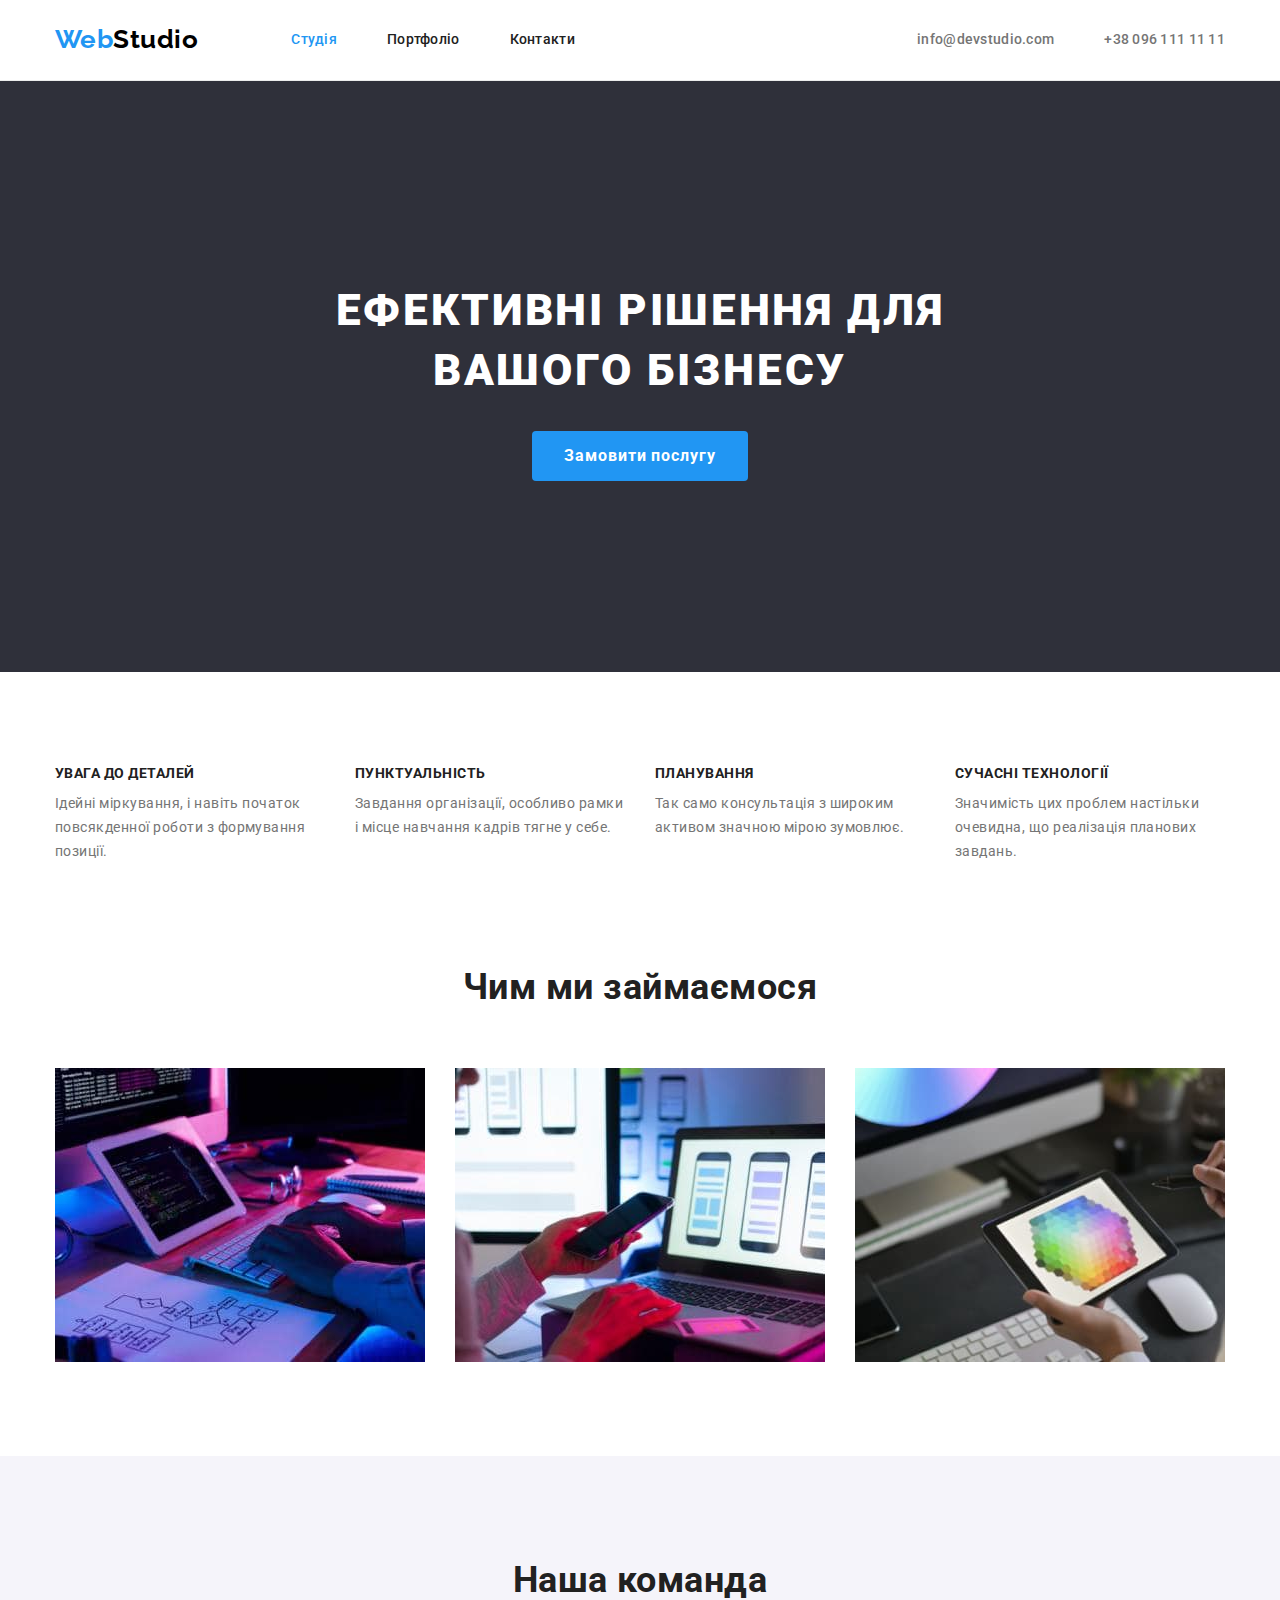
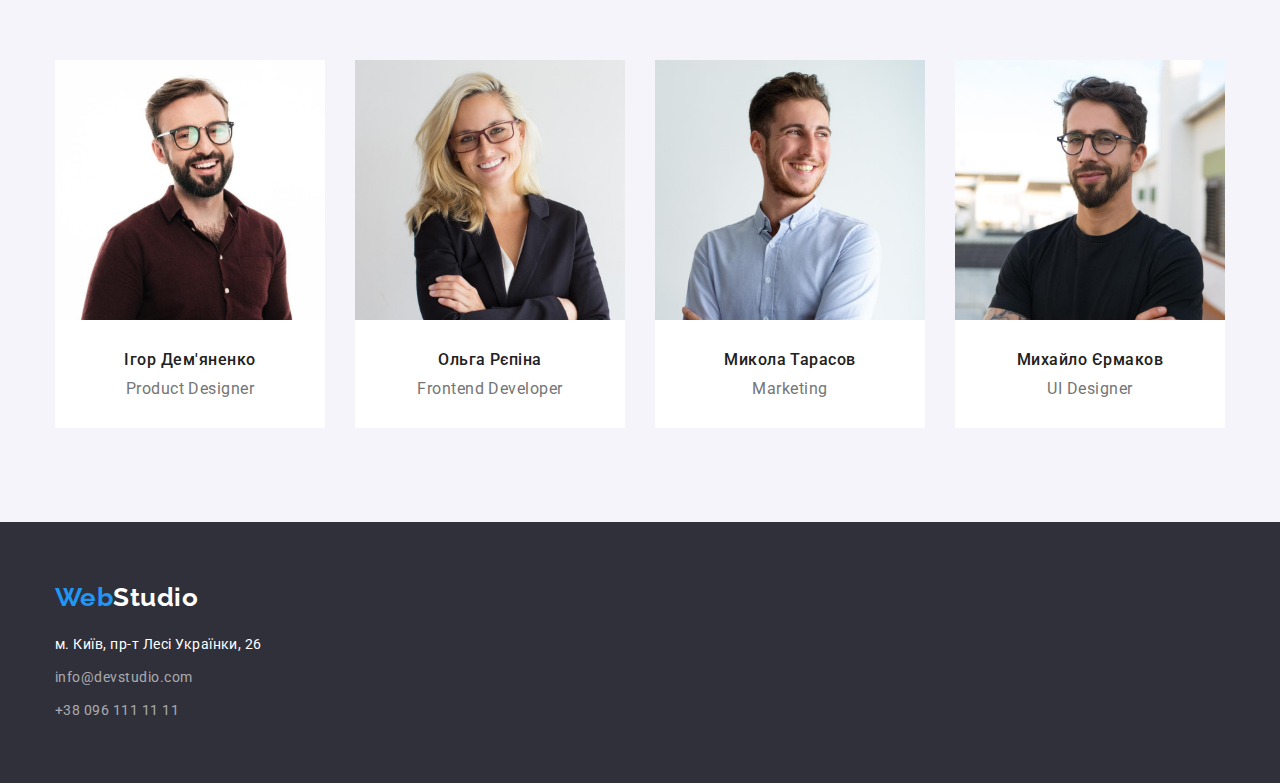
<file: index.html>
<!DOCTYPE html>
<html lang="uk">

<head>
	<meta charset="UTF-8" />
	<meta http-equiv="X-UA-Compatible" content="IE=edge" />
	<meta name="viewport" content="width=device-width, initial-scale=1.0" />
	<link rel="preconnect" href="https://fonts.googleapis.com" />
	<link rel="preconnect" href="https://fonts.gstatic.com" crossorigin />
	<link
		href="https://fonts.googleapis.com/css2?family=Raleway:wght@700;900&family=Roboto:wght@400;500;700;900&display=swap"
		rel="stylesheet" />
	<link rel="stylesheet"
		href="https://cdnjs.cloudflare.com/ajax/libs/modern-normalize/1.0.0/modern-normalize.min.css" />
	<link rel="stylesheet" href="./styles/style.css" />
	<title>Webstudio</title>
</head>

<body>
	<!--
		! HEADER
	-->

	<header class="header">
		<div class="container flex-container">
			<!-- 
	#navigation
-->
			<nav class="navigation">
				<a class="logo" href="/"><span class="logo-span">Web</span>Studio</a>
				<!-- 
	#list of navigation
 -->
				<ul class="site-nav lists">
					<li class="list-item"><a class="site-link common" href="/">Студія</a></li>
					<li class="list-item"><a class="site-link" href="./portfolio.html">Портфоліо</a></li>
					<li class="list-item"><a class="site-link" href="">Контакти</a></li>
				</ul>
			</nav>

			<!-- 
	#contacts 
-->
			<ul class="contacts-nav lists">
				<li class="list-item">
					<a class="contactlink" href="mailto:info@devstudio.com">info@devstudio.com</a>
				</li>
				<li class="list-item">
					<a class="contactlink" href="tel:+380961111111 ">+38 096 111 11 11</a>
				</li>
			</ul>
		</div>
	</header>


	<!--
		! MAIN
-->

	<main>
		<!-- 
	#hero
-->
		<section class="hero">
			<div class="container">
				<h1 class="hero-title">Ефективні рішення для вашого бізнесу</h1>
				<button type="button" class="button">Замовити послугу</button>
			</div>
		</section>
		<!-- 
	#benefits
 -->

		<section class="section">
			<div class="container">
				<h2 class="section-title visually-hidden">Наші особливості</h2>
				<ul class="list-benefits lists">
					<li class="list-item">
						<h3 class="benefits-title">Увага до деталей</h3>
						<p class="text-benefits">
							Ідейні міркування, і навіть початок повсякденної роботи з
							формування позиції.
						</p>
					</li>

					<li class="list-item">
						<h3 class="benefits-title">Пунктуальність</h3>
						<p class="text-benefits">
							Завдання організації, особливо рамки і місце навчання кадрів тягне
							у себе.
						</p>
					</li>

					<li class="list-item">
						<h3 class="benefits-title">Планування</h3>
						<p class="text-benefits">
							Так само консультація з широким активом значною мірою зумовлює.
						</p>
					</li>

					<li class="list-item">
						<h3 class="benefits-title">Сучасні технології</h3>
						<p class="text-benefits">
							Значимість цих проблем настільки очевидна, що реалізація планових
							завдань.
						</p>
					</li>
				</ul>
			</div>
		</section>
		<!-- 
	#services
-->
		<section class="section services">
			<div class="container">
				<h2 class="section-title">Чим ми займаємося</h2>

				<ul class="list-services lists">
					<li class="list-item">
						<img src="./images/box1.jpg" alt="чоловік друкує текст" width="370" />
					</li>
					<li class="list-item">
						<img src="./images/box2.jpg" alt="телефон на екрані" width="370" />
					</li>
					<li class="list-item">
						<img src="./images/box3.jpg" alt="кольорова панель на екрані планшета" width="370" />
					</li>
				</ul>
			</div>
		</section>

		<!--
	#team cards
-->
		<section class="section team">
			<div class="container">
				<h2 class="section-title">Наша команда</h2>

				<ul class="list-card lists">
					<li class="item-card">
						<img src="./images/ihor.jpg" alt="Ігор" width="270" />
						<div class="card-text">
							<h3 class="card-title">Ігор Дем'яненко</h3>
							<p class="card-description">Product Designer</p>
						</div>
					</li>
					<li class="item-card">
						<img src="./images/olha.jpg" alt="Ольга" width="270" />
						<div class="card-text">
							<h3 class="card-title">Ольга Рєпіна</h3>
							<p class="card-description">Frontend Developer</p>
						</div>
					</li>
					<li class="item-card">
						<img src="./images/mukola.jpg" alt="Микола" width="270" />
						<div class="card-text">
							<h3 class="card-title">Микола Тарасов</h3>
							<p class="card-description">Marketing</p>
						</div>
					</li>
					<li class="item-card">
						<img src="./images/muhailo.jpg" alt="Михайло" width="270" />
						<div class="card-text">
							<h3 class="card-title">Михайло Єрмаков</h3>
							<p class="card-description">UI Designer</p>
						</div>
					</li>

				</ul>
			</div>
		</section>

	</main>
	<!--
		! FOOTER
	-->
	<!-- #footer -->
	<footer class="footer">
		<div class="container">
			<a class="logo" href="/"><span class="logo-span">Web</span>Studio</a>
			<!-- #address -->
			<address>
				<ul class="address-contacts lists">
					<li class="list-item">
						<a class="maplink" href="https://goo.gl/maps/gcyHWEu6hnRkyXLD7" target="_blank">м. Київ, пр-т Лесі
							Українки,
							26</a>
					</li>
					<li class="list-item">
						<a class="contactlink" href="mailto:info@devstudio.com">info@devstudio.com</a>
					</li>
					<li class="list-item">
						<a class="contactlink" href="tel:+380961111111 ">+38 096 111 11 11</a>
					</li>
				</ul>
			</address>
		</div>
	</footer>
</body>

</html>
</file>
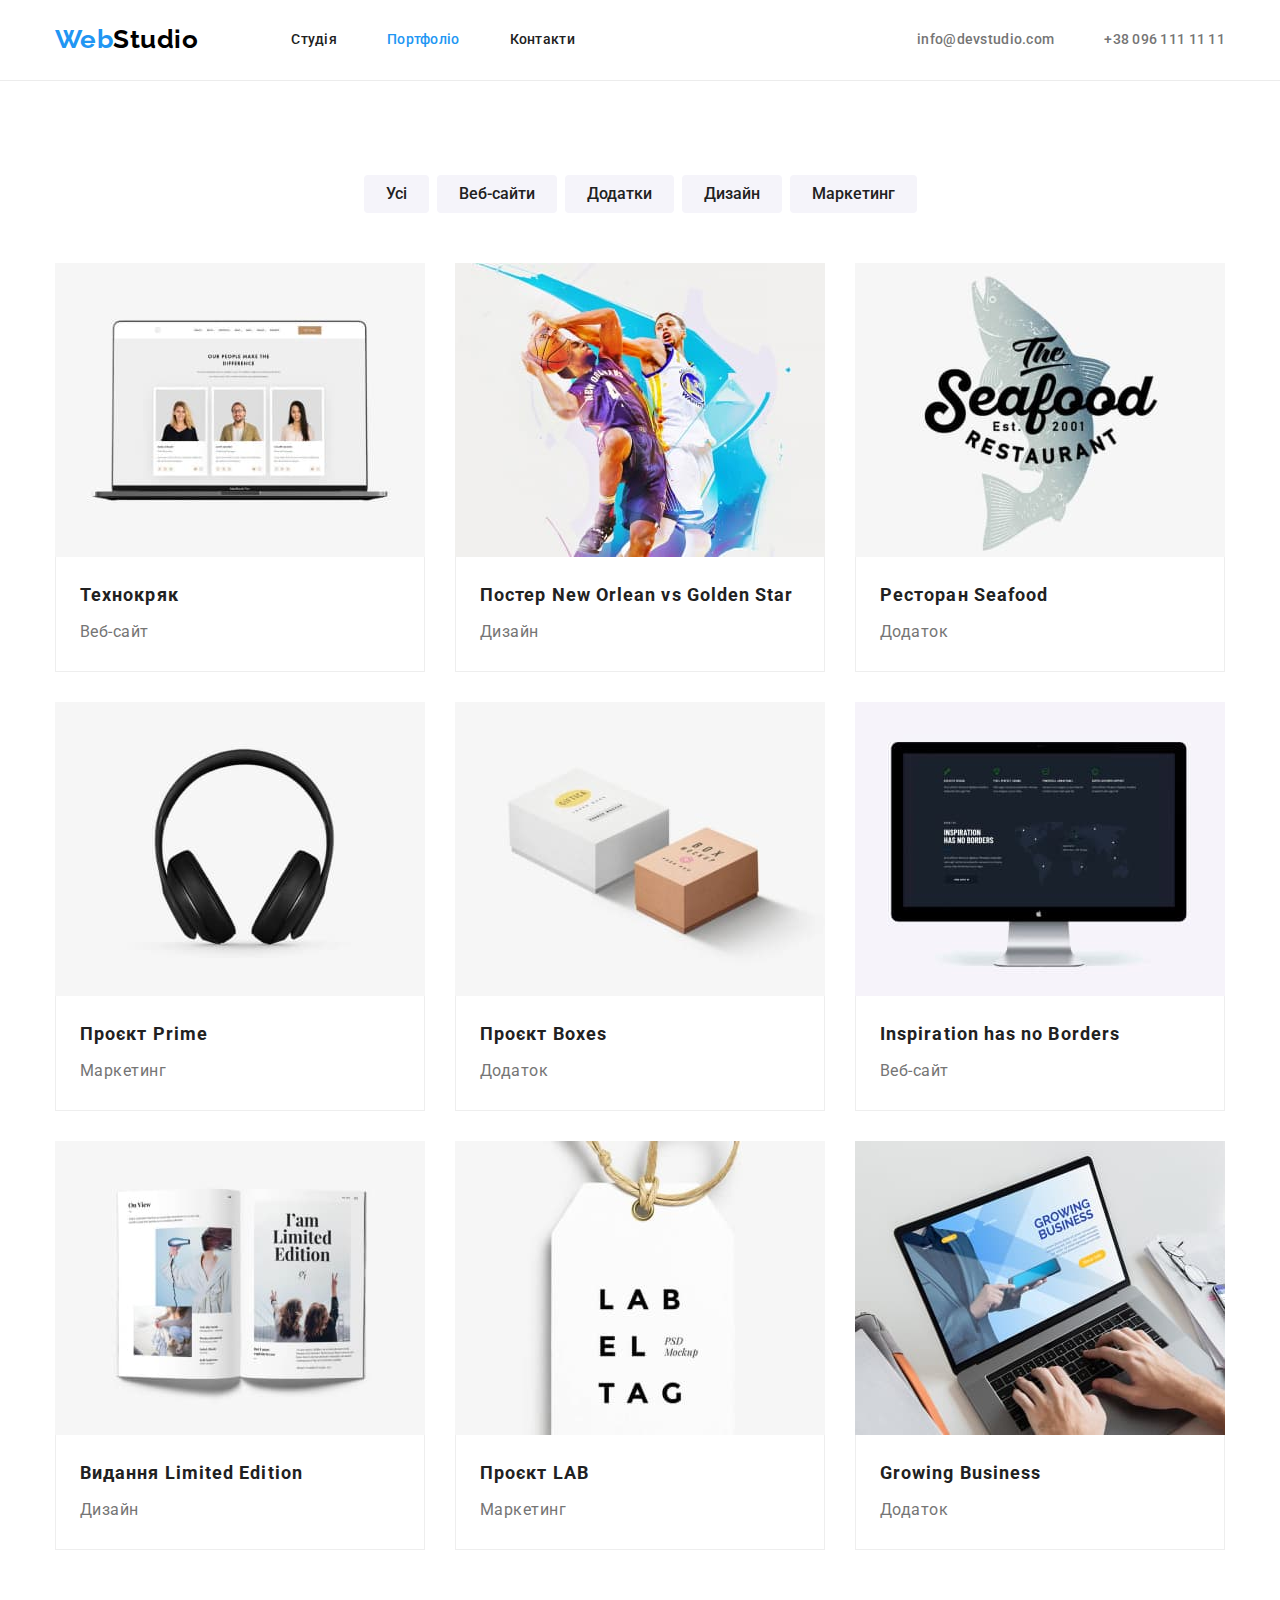
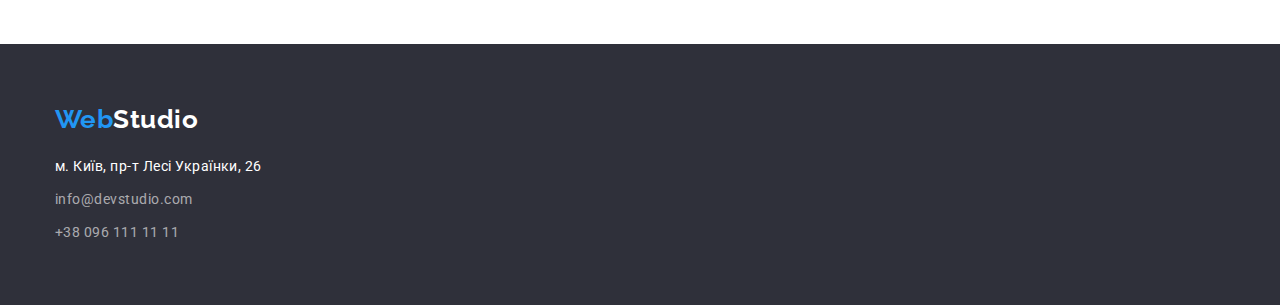
<file: portfolio.html>
<!DOCTYPE html>
<html lang="uk">

<head>
	<meta charset="UTF-8" />
	<meta http-equiv="X-UA-Compatible" content="IE=edge" />
	<meta name="viewport" content="width=device-width, initial-scale=1.0" />
	<link rel="preconnect" href="https://fonts.googleapis.com" />
	<link rel="preconnect" href="https://fonts.gstatic.com" crossorigin />
	<link
		href="https://fonts.googleapis.com/css2?family=Raleway:wght@700;900&family=Roboto:wght@400;500;700;900&display=swap"
		rel="stylesheet" />
	<link rel="stylesheet"
		href="https://cdnjs.cloudflare.com/ajax/libs/modern-normalize/1.0.0/modern-normalize.min.css" />
	<link rel="stylesheet" href="./styles/style.css" />
	<title>Portfolio</title>
</head>

<body>
	<!--
		! HEADER
	-->
	<header class="header">
		<div class="container flex-container">
			<!-- 
	#navigation
-->
			<nav class="navigation">
				<a class="logo" href="/"><span class="logo-span">Web</span>Studio</a>
				<!-- 
	#list of navigation
 -->
				<ul class="site-nav lists">
					<li class="list-item"><a class="site-link " href="./index.html">Студія</a></li>
					<li class="list-item"><a class="site-link common " href="./portfolio.html">Портфоліо</a></li>
					<li class="list-item"><a class="site-link" href="">Контакти</a></li>
				</ul>
			</nav>

			<!-- 
	#contacts 
-->
			<ul class="contacts-nav lists">
				<li class="list-item">
					<a class="contactlink" href="mailto:info@devstudio.com">info@devstudio.com</a>
				</li>
				<li class="list-item">
					<a class="contactlink" href="tel:+380961111111 ">+38 096 111 11 11</a>
				</li>
			</ul>
		</div>
	</header>
	<!-- 
	 ! MAIN
-->

	<main>


		<section class="section">
			<div class="container">
				<h1 class="section-title visually-hidden">Перелік робіт</h1>
				<!-- #button navigation -->
				<ul class="filters lists">
					<li class="list-item">
						<button class="filter-button" type="button">Усі</button>
					</li>
					<li class="list-item">
						<button class="filter-button" type="button">Веб-сайти</button>
					</li>
					<li class="list-item">
						<button class="filter-button" type="button">Додатки</button>
					</li>
					<li class="list-item">
						<button class="filter-button" type="button">Дизайн</button>
					</li>
					<li class="list-item">
						<button class="filter-button" type="button">Маркетинг</button>
					</li>
				</ul>

				<!-- #cards -->

				<ul class="cards lists">
					<li class="cards-item">
						<a class="cards-link" href="#">
							<img src="./images/technocrack.jpg" alt="Фото сайту" width="370" />
							<div class="card-description">
								<h2 class="cards-title">Технокряк</h2>
								<p class="cards-text">Веб-сайт</p>
							</div>
						</a>
					</li>
					<li class="cards-item">
						<a class="cards-link" href="#">
							<img src="./images/new_orlean_vs_golden_star.jpg" alt="Постер" width="370" />
							<div class="card-description">
								<h2 class="cards-title">Постер New Orlean vs Golden Star</h2>
								<p class="cards-text">Дизайн</p>
							</div>
						</a>
					</li>
					<li class="cards-item">
						<a class="cards-link" href="#">
							<img src="./images/seafood.jpg" alt="Додаток" width="370" />
							<div class="card-description">
								<h2 class="cards-title">Ресторан Seafood</h2>
								<p class="cards-text">Додаток</p>
							</div>
						</a>
					</li>
					<li class="cards-item">
						<a class="cards-link" href="#">
							<img src="./images/prime.jpg" alt="Навушники" width="370" />
							<div class="card-description">
								<h2 class="cards-title">Проєкт Prime</h2>
								<p class="cards-text">Маркетинг</p>
							</div>
						</a>
					</li>
					<li class="cards-item">
						<a class="cards-link" href="#">
							<img src="./images/boxes.jpg" alt="Дві коробки" width="370" />
							<div class="card-description">
								<h2 class="cards-title">Проєкт Boxes</h2>
								<p class="cards-text">Додаток</p>
							</div>
						</a>
					</li>
					<li class="cards-item">
						<a class="cards-link" href="#">
							<img src="./images/inspiration.jpg" alt="Веб-сайт" width="370" />
							<div class="card-description">
								<h2 class="cards-title">Inspiration has no Borders</h2>
								<p class="cards-text">Веб-сайт</p>
							</div>
						</a>
					</li>
					<li class="cards-item">
						<a class="cards-link" href="#">
							<img src="./images/limited_edition.jpg" alt="Книга" width="370" />
							<div class="card-description">
								<h2 class="cards-title">Видання Limited Edition</h2>
								<p class="cards-text">Дизайн</p>
							</div>
						</a>
					</li>
					<li class="cards-item">
						<a class="cards-link" href="#">
							<img src="./images/lab.jpg" alt="Бирка" width="370" />
							<div class="card-description">
								<h2 class="cards-title">Проєкт LAB</h2>
								<p class="cards-text">Маркетинг</p>
							</div>
						</a>
					</li>
					<li class="cards-item">
						<a class="cards-link" href="#">
							<img src="./images/business.jpg" alt="Додаток" width="370" />
							<div class="card-description">
								<h2 class="cards-title">Growing Business</h2>
								<p class="cards-text">Додаток</p>
							</div>
						</a>
					</li>
				</ul>
			</div>
		</section>

	</main>

	<!--
		! FOOTER
	-->
	<!-- #footer -->
	<footer class="footer">
		<div class="container">
			<a class="logo" href="/"><span class="logo-span">Web</span>Studio</a>
			<!-- #address -->
			<address>
				<ul class="address-contacts lists">
					<li class="list-item">
						<a class="maplink" href="https://goo.gl/maps/gcyHWEu6hnRkyXLD7" target="_blank">м. Київ, пр-т Лесі
							Українки,
							26</a>
					</li>
					<li class="list-item">
						<a class="contactlink" href="mailto:info@devstudio.com">info@devstudio.com</a>
					</li>
					<li class="list-item">
						<a class="contactlink" href="tel:+380961111111 ">+38 096 111 11 11</a>
					</li>
				</ul>
			</address>
		</div>
	</footer>
</body>

</html>
</file>
<file: styles/style.css>
/* !blanks of colors 
	*Colors on pages:
		*primary background-color: #FFFFFF;
		*secondary background-color:#F5F4FA;
		*footer,hero background-color: #2F303A;
		*primary font color: #212121;
		*font hover effect: #2196F3;
		*border-color(portfolio.html):#EEEEEE;
		*seconadry font color:#757575 , #FFFFFF , rgba(255, 255, 255, 0.6), #000000;
!font weight 
		*Roboto regular;
		*Roboto medium ;
		*Roboto bold;
		*Roboto black
		*logo font: raleway;
!end*/

:root {
  --title-text-color: #212121;
  --primary-text-color: #757575;
  --secondary-text-color: #ffffff;
  --link-text-color: rgba(255, 255, 255, 0.6);
  --button-text-color: #212121;
  --font-text-color: #000000;

  --card-gap: 30px;
  --primary-font-size: 14px;
  --primary-letter-spacing: 0.03em;
  --secondary-letter-spacing: 0.06em;

  --border-color: #eeeeee;

  --hover-focus-color: #2196f3;

  --primary-background-color: #ffffff;
  --secondary-background-color: #f5f4fa;
  --footer-hero-background-color: #2f303a;
  --button-background-color: #f5f4fa;
  --active-button-background-color: #2196f3;
}

h1,
h2,
h3,
h4,
h5,
h6,
p {
  margin: 0;
  padding: 0;
}

/* #container */
.container {
  /* outline: 1px solid tomato; */
  width: 1200px;
  margin-right: auto;
  margin-left: auto;
  padding-left: 15px;
  padding-right: 15px;
}

/* #lists */
.lists {
  margin: 0;
  padding: 0;
  list-style: none;
}

/* #body section */

.site-link.common {
  color: var(--hover-focus-color);
}
/* $body */
body {
  background-color: var(--primary-background-color);
  font-family: 'Roboto', sans-serif;
  color: var(--primary-text-color);
  letter-spacing: 0.03em;
}

/* $sections settings */
.section {
  padding-top: 94px;
  padding-bottom: 94px;
}

/* #header section */
.header {
  border-bottom: 1px solid #ececec;
}
/* $flex-container */
.flex-container {
  display: flex;
  align-items: center;
}

/* $logo element */

.logo {
  font-family: 'Raleway', sans-serif;
  text-decoration: none;
  font-weight: 700;
  font-size: 26px;
  line-height: 1.2;
  color: var(--font-text-color);
}

.logo-span {
  color: var(--hover-focus-color);
}

.logo:hover,
.logo:focus {
  color: var(--hover-focus-color);
}

/* $main navigation element */
.navigation {
  display: flex;
  align-items: center;
}
/* #site navigation */
.site-nav {
  margin-left: 93px;
  display: flex;
  font-weight: 500;
  font-size: var(--primary-font-size);
  line-height: 1.14;
  letter-spacing: 0.02em;
}

.site-nav .list-item + .list-item {
  /* selector for elements that have a neighbor */
  margin-left: 50px;
}

.site-nav .site-link {
  display: block;
  padding-top: 32px;
  padding-bottom: 32px;
}
.site-link {
  text-decoration: none;
  color: var(--title-text-color);
}

.site-nav .site-link:hover,
.site-nav .site-link:focus {
  color: var(--hover-focus-color);
}

/* $contact element */
.contacts-nav {
  display: flex;
  margin-left: auto;
  font-weight: 500;
  font-size: var(--primary-font-size);
  line-height: 1.14;
  letter-spacing: 0.02em;
}
.contactlink {
  display: block;
  padding-top: 32px;
  padding-bottom: 32px;
  text-decoration: none;
  color: var(--primary-text-color);
}

.contacts-nav .contactlink:hover,
.contacts-nav .contactlink:focus {
  color: var(--hover-focus-color);
}
.contacts-nav > .list-item + .list-item {
  margin-left: 50px;
}

/* #hero */
.hero {
  margin: 0;
  background-color: var(--footer-hero-background-color);
  text-align: center;
  width: 100%;
  padding-top: 200px;
  padding-bottom: 191px;
}

.hero-title {
  margin: 0px auto 30px auto;
  color: var(--secondary-text-color);
  font-weight: 900;
  font-size: 44px;
  line-height: 1.36;
  letter-spacing: var(--secondary-letter-spacing);
  text-transform: uppercase;
  width: 696px;
}

.button {
  cursor: pointer;
  font-weight: 700;
  line-height: 1.88;
  text-align: center;
  letter-spacing: var(--secondary-letter-spacing);
  color: var(--secondary-text-color);
  background-color: var(--active-button-background-color);
  border: none;
  border-radius: 4px;
  padding: 10px 32px;
}
.hero .button:hover,
.hero .button:focus {
  background: #188ce8;
  box-shadow: 0px 4px 4px rgba(0, 0, 0, 0.15);
}

/* #section benefits */
.list-benefits {
  display: flex;
  flex-wrap: wrap;
  margin-left: calc(-1 * var(--card-gap));
}

.list-benefits > .list-item {
  flex-basis: calc(100% / 4 - var(--card-gap));
  margin-left: var(--card-gap);
}

.benefits-title {
  margin-bottom: 10px;
  font-weight: 700;
  font-size: var(--primary-font-size);
  line-height: 1.14;
  text-transform: uppercase;
  color: var(--title-text-color);
}

.text-benefits {
  font-size: var(--primary-font-size);
  line-height: 1.71;
}

/* #services section */
.services {
  padding-top: 0;
}

.list-services {
  display: flex;
  flex-wrap: wrap;
  margin-left: calc(-1 * var(--card-gap));
}
img {
  display: block;
  max-width: 100%;
}
.list-services .list-item {
  flex-basis: calc(100% / 3 - var(--card-gap));
  margin-left: var(--card-gap);
}

.section-title {
  margin-bottom: 50px;
  font-weight: 700;
  font-size: 36px;
  line-height: 1.67;
  text-align: center;
  color: var(--title-text-color);
}

/* #section our team */
.team {
  background-color: var(--secondary-background-color);
}

.list-card {
  display: flex;
  flex-wrap: wrap;
  margin-left: calc(-1 * var(--card-gap));
}

.item-card {
  flex-basis: calc(100% / 4 - var(--card-gap));
  margin-left: var(--card-gap);
  display: block;

  background-color: var(--secondary-text-color);
}

.card-text {
  padding-top: 30px;
  padding-bottom: 30px;
  text-align: center;
}

.list-card .card-title {
  font-size: 16px;
  margin-bottom: 10px;
  font-weight: 500;
  line-height: 1.19;
  color: var(--title-text-color);
}
.card-description {
  margin: 0;
  line-height: 1.19;
}

/* #footer */
.footer {
  background-color: var(--footer-hero-background-color);
  width: 100%;
  padding-top: 60px;
  padding-bottom: 60px;
}

.footer .logo {
  display: block;
  color: var(--secondary-text-color);
  margin-bottom: 20px;
}
.footer .logo:hover,
.footer .logo:focus {
  color: var(--hover-focus-color);
}

.maplink {
  display: block;
  text-decoration: none;
  font-size: var(--primary-font-size);
  line-height: 1.71;
  color: var(--secondary-text-color);
}
.footer .maplink:hover,
.footer .maplink:focus {
  color: var(--hover-focus-color);
}

.footer .contactlink {
  padding-top: 0;
  padding-bottom: 0;
  margin-left: 0;

  font-weight: 400;
  font-size: var(--primary-font-size);
  line-height: 1.71;
  color: var(--link-text-color);
}
.footer .contactlink:hover,
.footer .contactlink:focus {
  color: var(--hover-focus-color);
}

.address-contacts {
  margin-bottom: -9px;
}

.address-contacts .list-item {
  margin-bottom: 9px;
}

/* !PORTFOLIO.HTML */

/* #main */
.visually-hidden {
  position: absolute;
  white-space: nowrap;
  width: 1px;
  height: 1px;
  overflow: hidden;
  border: 0;
  padding: 0;
  clip: rect(0 0 0 0);
  clip-path: inset(50%);
  margin: -1px;
}

.filters {
  display: flex;
  justify-content: center;
  margin-bottom: 50px;
}
.filter-button {
  border: none;
  border-radius: 4px;

  padding: 6px 22px;

  font-family: inherit;
  font-size: 16px;
  font-weight: 500;
  line-height: 1.62;
  text-align: center;
  cursor: pointer;

  background-color: var(--button-background-color);
  color: var(--button-text-color);
}
.filters .list-item + .list-item {
  margin-left: 8px;
}

.filter-button:hover,
.filter-button:focus {
  background-color: var(--active-button-background-color);
  color: var(--secondary-text-color);
  box-shadow: 0px 3px 1px rgba(0, 0, 0, 0.1), 0px 1px 2px rgba(0, 0, 0, 0.08),
    0px 2px 2px rgba(0, 0, 0, 0.12);
}

.cards {
  display: flex;
  flex-wrap: wrap;
  margin-left: calc(-1 * var(--card-gap));
  margin-bottom: calc(-1 * var(--card-gap));
}

.cards-item {
  flex-basis: calc(100% / 3 - var(--card-gap));
  margin-bottom: var(--card-gap);
  margin-left: var(--card-gap);
}

.cards-link {
  text-decoration: none;
  color: var(--primary-text-color);
}

.cards-link > .card-description {
  padding-top: 20px;
  padding-bottom: 24px;
  padding-left: 24px;
  padding-right: 24px;
  border-bottom: 1px solid var(--border-color);
  border-right: 1px solid var(--border-color);
  border-left: 1px solid var(--border-color);
}

.cards-title {
  margin-bottom: 4px;
  color: var(--title-text-color);
  font-weight: 700;
  font-size: 18px;
  line-height: 2;
  letter-spacing: var(--secondary-letter-spacing);
}
.cards-text {
  line-height: 1.88;
}

address {
  font-style: normal;
}
</file>
